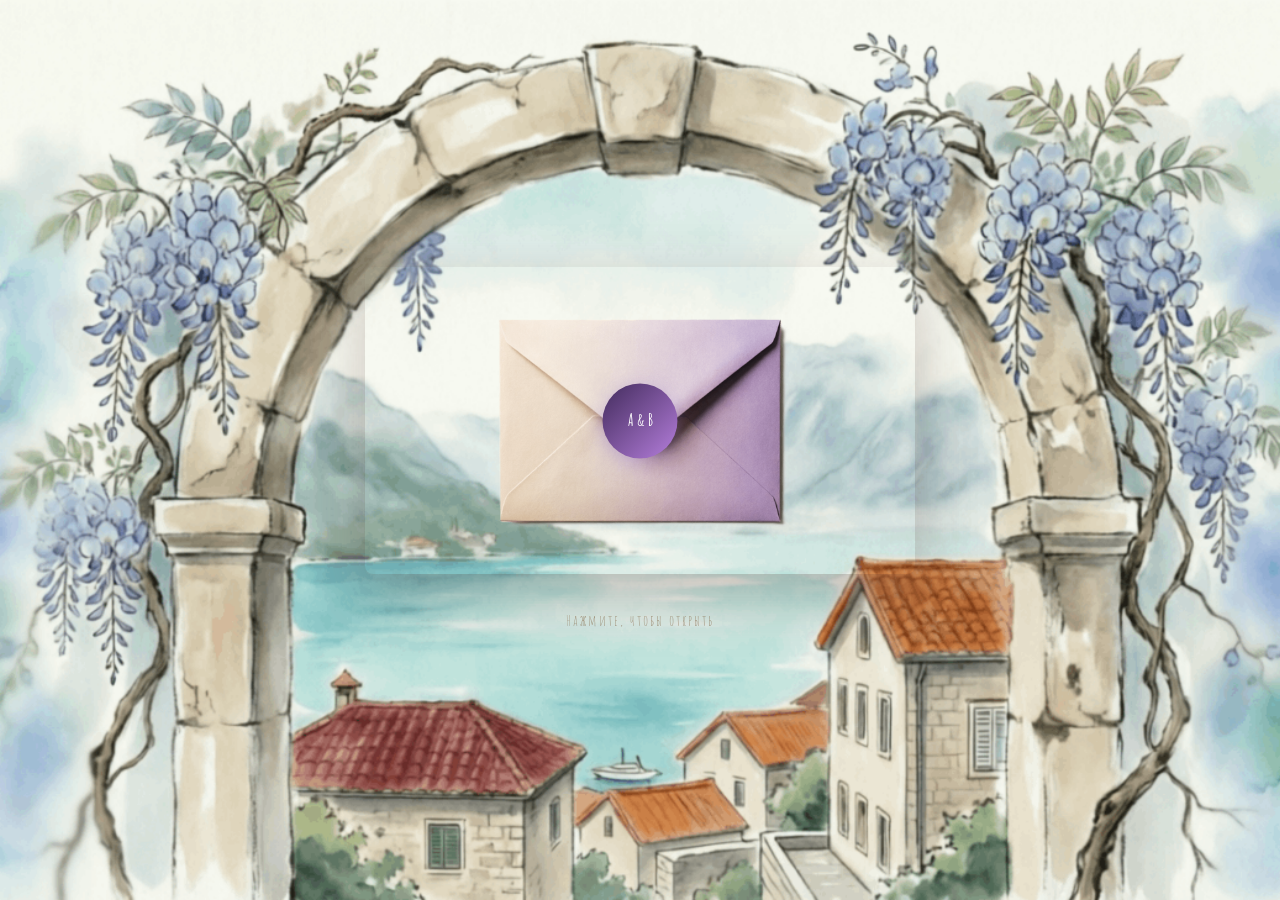
<file: index.html>
<!DOCTYPE html>
<html lang="ru">
<head>
    <meta charset="UTF-8">
    <meta name="viewport" content="width=device-width, initial-scale=1.0">
    <title>Анастасия & Вадим — Приглашение на банкет</title>
    

        <!-- 🔥 OPEN GRAPH META-ТЕГИ (для превью ссылки) -->
    <meta property="og:title" content="Анастасия & Вадим — Приглашение ✨">
    <meta property="og:description" content="12 сентября 2026 • Дача Шаляпина">
    <meta property="og:image" content="https://chestaci.github.io/va-love-is-in-the-air/images/preview-image.jpg">
    <meta property="og:image:width" content="1200">
    <meta property="og:image:height" content="630">
    <meta property="og:url" content="https://chestaci.github.io/va-love-is-in-the-air/">
    <meta property="og:type" content="website">
    <meta property="og:site_name" content="Анастасия & Вадим">
    
    <!-- Для Telegram -->
    <meta name="twitter:card" content="summary_large_image">
    <meta property="og:title" content="Анастасия & Вадим — Приглашение">
    <meta property="og:description" content="12 сентября 2026 • Дача Шаляпина">
    <meta property="twitter:image" content="https://chestaci.github.io/va-love-is-in-the-air/images/preview-image.jpg">
    <meta property="og:image:width" content="1200">
    <meta property="og:image:height" content="630">



    <!-- Шрифты -->
    <link rel="preconnect" href="https://fonts.googleapis.com">
    <link rel="preconnect" href="https://fonts.gstatic.com" crossorigin>
    <link href="https://fonts.googleapis.com/css2?family=Amatic SC:wght@400;700&family=Comfortaa:wght@300;400;500;700&display=swap" rel="stylesheet">
    
    <!-- Иконки -->
    <link rel="stylesheet" href="https://cdnjs.cloudflare.com/ajax/libs/font-awesome/6.2.0/css/all.min.css">
    
    <!-- Стили -->
    <link rel="stylesheet" href="css/main.css">
    
    <style>
        /* Специально для страницы конверта — блокируем скролл */
        html, body {
            margin: 0 !important;
            padding: 0 !important;
            overflow: hidden !important;
            height: 100%;
        }
    </style>
</head>
<body>

    <!-- 🔥 КОНВЕРТ -->
    <div class="envelope-overlay" id="envelopeOverlay">
        <div class="envelope-wrapper" id="envelopeWrapper">
            <img src="./images/envelope/envelope-closed.png" alt="Конверт" class="envelope-img" id="envelopeClosed">
            <img src="./images/envelope/envelope-open.png" alt="Открытый конверт" class="envelope-img envelope-open" id="envelopeOpen">
            <div class="envelope-seal pulse" id="envelopeSeal">
                <span>А & В</span>
            </div>
        </div>
        <div class="envelope-hint" id="envelopeHint">Нажмите, чтобы открыть</div>
        
        <!-- Карточка-приглашение, которая появляется внутри конверта -->
        <div class="invitation-card" id="invitationCard">
            <img src="./images/envelope/invitation-picture.png" alt="Приглашение" class="invitation-picture">
            <button class="btn-continue" id="btnContinue">Узнать подробнее</button>
        </div>
    </div>

    <!-- Скрипты -->
    <script src="js/script.js"></script>
</body>
</html>
</file>
<file: css/main.css>
/* ============================================
   ПЕРЕМЕННЫЕ
   ============================================ */
:root {
    --bg: #F5F0E8;
    --text: #5D4037;
    --primary: #422b5c;
    --secondary: #B57EDC;

--heading: 'Amatic SC', cursive;
--body: 'Comfortaa', cursive;
    --glass-bg: rgba(255, 255, 255, 0.1);
    --glass-border: 1px solid rgba(255, 255, 255, 0.3);
    --glass-shadow: 0 10px 40px rgba(93, 64, 55, 0.12);
    --glass-blur: blur(14px);
    
    /* ============================================
       🎨 ТИПОГРАФИКА — МЕНЯЙТЕ ЗДЕСЬ, И ВСЁ ОБНОВИТСЯ
       ============================================ */
    --heading-color: #422b5c;      /* Черничный — для заголовков секций */
    --subheading-color: #55357a;   /* Оливковый — для подзаголовков */
    --body-color: #3E2723;         /* Тёмно-шоколадный — для основного текста */
    
    --heading-size: 42px;          /* Размер заголовков секций */
    --subheading-size: 20px;       /* Размер подзаголовков */
    --body-size: 12px;             /* Размер основного текста */
}

* { margin: 0; padding: 0; box-sizing: border-box; }
html { scroll-behavior: smooth; }
body {
    font-family: var(--body);
    color: var(--text);
    background: var(--bg);
    line-height: 1.6;
    overflow-x: hidden;
}
img { max-width: 100%; height: auto; display: block; }

/* ============================================
   НАВИГАЦИЯ
   ============================================ */
.nav-menu {
    position: fixed;
    top: 0; left: 0; width: 100%;
    background: rgba(245, 240, 232, 0.97);
    backdrop-filter: blur(10px);
    padding: 5px 0; z-index: 1000;
    box-shadow: 0 2px 10px rgba(0,0,0,0.05);
}
.nav-container {
    max-width: 1200px; margin: 0 auto; padding: 0 30px;
    display: flex; justify-content: space-between; align-items: center;
}
.nav-logo { font-family: var(--heading); font-size: 20px; font-weight: 700; color: var(--text); }
.nav-links { display: flex; list-style: none; gap: 25px; }
.nav-links a { font-family: var(--heading); font-size: 18px; padding: 8px 5px !important; color: var(--text); text-decoration: none; transition: color 0.3s; }
.nav-links a:hover { color: var(--primary); }
.mobile-menu-toggle { display: none; background: none; border: none; cursor: pointer; padding: 8px; }
.hamburger { display: block; width: 24px; height: 2px; background: var(--text); position: relative; }
.hamburger::before, .hamburger::after { content: ''; position: absolute; width: 24px; height: 2px; background: var(--text); }
.hamburger::before { top: -7px; } .hamburger::after { top: 7px; }
.nav-logo-img {
    height: 65px;
    width: auto;
    display: block;
    object-fit: contain;
}

/* ============================================
   СЕКЦИИ & ФОН
   ============================================ */
.section { 
    position: relative; 
    min-height: 100vh; 
    padding: 120px 30px 60px; 
    overflow: hidden;
}
.section-overlay { 
    position: absolute; 
    inset: 0; 
    background: rgba(245, 240, 232, 0.3); 
    z-index: 1; 
}
.section-content { 
    position: relative; 
    z-index: 2; 
    max-width: 1200px; 
    margin: 0 auto; 
}
.section-bg-parallax {
    position: absolute; 
    inset: 0;
    background-size: cover; 
    background-repeat: no-repeat; 
    background-attachment: fixed; 
    background-position: center; 
    opacity: 0.9;
    z-index: 0;
    -webkit-mask-image: linear-gradient(to bottom, transparent 0%, black 15%, black 85%, transparent 100%);
    mask-image: linear-gradient(to bottom, transparent 0%, black 15%, black 85%, transparent 100%);
}

.hero {
    position: relative;
    min-height: 100vh;
    display: flex;
    align-items: center;
    justify-content: center;
    transition: opacity 0.8s ease;
}
.hero.bg-faded { opacity: 0.25; }

.perast-bg { background-image: url('../images/perast-bg.jpg'); opacity: 0.42; }
.bg-story { background-image: url('../images/bg-story.jpg'); opacity: 0.42;}
.bg-program { background-image: url('../images/bg-program.jpg'); opacity: 0.42;}
.bg-footer { 
    background-image: url('../images/bg-footer.jpg');
    -webkit-mask-image: none !important; 
    mask-image: none !important; 
}
#rsvp .bg-footer {
    -webkit-mask-image: linear-gradient(to bottom, transparent 0%, black 15%) !important;
    mask-image: linear-gradient(to bottom, transparent 0%, black 15%) !important;
}
.cta-gallery .bg-footer {
    -webkit-mask-image: linear-gradient(to bottom, black 85%, transparent 100%) !important;
    mask-image: linear-gradient(to bottom, black 85%, transparent 100%) !important;
}
#songRequest .bg-footer { 
    -webkit-mask-image: none !important; 
    mask-image: none !important; 
}

/* ============================================
   ЗАГОЛОВКИ & КНОПКИ
   ============================================ */
.section-title { 
    font-family: var(--heading); 
    font-style: italic; 
    font-size: 33px; 
    color: var(--text); 
    text-align: center; 
    margin-bottom: 40px; 
}
.section-subtitle { 
    text-align: center; 
    font-size: 17px; 
    opacity: 0.8; 
    margin-bottom: 30px; 
}

.btn {
    display: inline-block;
    padding: 15px 40px;
    background: linear-gradient(135deg, rgba(36, 44, 2, 0.5), rgba(227, 184, 184, 0.55));
    color: var(--text);
    text-decoration: none;
    border-radius: 30px;
    font-family: var(--heading);
    font-size: 16px;
    border: none;
    cursor: pointer;
    transition: all 0.3s;
    box-shadow: 0 4px 15px rgba(155,126,209,0.3);
}
.btn:hover { 
    transform: translateY(-2px); 
    box-shadow: 0 6px 20px rgba(227, 184, 184, 0.55); 
}

/* ============================================
   КОНВЕРТ
   ============================================ */
.envelope-overlay {
    position: fixed;
    inset: 0;
    background: url('../images/envelope/envelope-bg.png') center/cover no-repeat;
    z-index: 10000;
    display: flex;
    align-items: center;
    justify-content: center;
    flex-direction: column;
    opacity: 1;
    visibility: visible;
    transition: opacity 1s, visibility 1s;
}
.envelope-overlay.hidden { 
    opacity: 0; 
    visibility: hidden; 
    pointer-events: none; 
}
.envelope-wrapper { 
    position: relative; 
    cursor: pointer; 
    animation: gentleFloat 4s ease-in-out infinite; 
}
.envelope-img { 
    width: 550px; 
    max-width: 90vw; 
    border-radius: 8px; 
    box-shadow: 0 20px 60px rgba(93,64,55,0.3); 
    transition: opacity 0.6s, transform 0.6s; 
}
.envelope-open { 
    position: absolute; 
    top: 0; 
    left: 0; 
    opacity: 0; 
    visibility: hidden; 
    transform: scale(0.96); 
}
.envelope-open.show { 
    opacity: 1; 
    visibility: visible; 
    transform: scale(1); 
}
.envelope-img.hide { 
    opacity: 0; 
    visibility: hidden; 
    transform: scale(0.96); 
}
.envelope-seal {
    position: absolute; 
    top: 50%; 
    left: 50%; 
    transform: translate(-50%, -50%);
    width: 75px; 
    height: 75px; 
    background: linear-gradient(135deg, var(--primary), var(--secondary));
    border-radius: 50%; 
    display: flex; 
    align-items: center; 
    justify-content: center;
    box-shadow: 0 5px 20px rgba(155,126,209,0.5); 
    z-index: 10; 
    transition: all 0.3s;
}
.envelope-seal span { 
    font-family: var(--heading); 
    font-size: 16px; 
    color: white; 
    font-weight: 700; 
}
.envelope-seal.pulse { 
    animation: sealPulse 2s ease-in-out infinite; 
}
.envelope-seal.hide { 
    opacity: 0; 
    visibility: hidden; 
    transform: translate(-50%, -50%) scale(0.5); 
}
.envelope-hint {
    margin-top: 35px; 
    font-family: var(--heading); 
    font-size: 15px; 
    color: #8B7355;
    letter-spacing: 2px; 
    opacity: 0.7; 
    animation: fadeInBounce 2s ease-in-out infinite; 
    text-align: center;
}
.envelope-hint.hide { opacity: 0; }
.invitation-card {
    position: absolute; 
    top: 50%; 
    left: 50%; 
    transform: translate(-50%, -50%) scale(0.9);
    width: 90%; 
    max-width: 480px; 
    background: var(--glass-bg);
    backdrop-filter: var(--glass-blur);
    border: var(--glass-border);
    box-shadow: var(--glass-shadow);
    padding: 40px 30px;
    border-radius: 12px; 
    opacity: 0; 
    visibility: hidden; 
    transition: all 0.6s ease; 
    z-index: 20; 
    text-align: center;
}
.invitation-card.show { 
    opacity: 1; 
    visibility: visible; 
    transform: translate(-50%, -60%) scale(1); 
}
.invitation-picture { 
    max-width: 400px; 
    width: 100%; 
    border-radius: 8px; 
    margin: 0 auto 25px; 
}
.btn-continue {
    padding: 16px 45px; 
    background: linear-gradient(135deg, rgba(36, 44, 2, 0.5), rgba(227, 184, 184, 0.55));
    color: var(--primary); 
    border: none; 
    border-radius: 30px; 
    font-family: var(--heading); 
    font-size: 17px;
    cursor: pointer; 
    transition: all 0.3s; 
    box-shadow: 0 4px 15px rgba(155,126,209,0.3);
}
.btn-continue:hover { 
    transform: translateY(-2px); 
    box-shadow: 0 6px 20px rgba(227, 184, 184, 0.55); 
}

@keyframes gentleFloat { 
    0%, 100% { transform: translateY(0); } 
    50% { transform: translateY(-15px); } 
}
@keyframes sealPulse { 
    0%, 100% { transform: translate(-50%, -50%) scale(1); } 
    50% { transform: translate(-50%, -50%) scale(1.1); } 
}
@keyframes fadeInBounce { 
    0%, 100% { opacity: 0.4; } 
    50% { opacity: 1; } 
}

/* ============================================
   ГЛАВНЫЙ ЭКРАН
   ============================================ */
.hero-content { 
    position: relative; 
    z-index: 2; 
    padding: 60px 30px; 
    text-align: center; 
}
.hero h1 { 
    font-family: var(--heading); 
    font-size: 63px; 
    font-weight: 400; 
    margin-bottom: 15px; 
    text-shadow: 0.5px 0 0 currentColor, -0.5px 0 0 currentColor;
}
.date { 
    font-family: var(--heading); 
    font-size: 26px; 
    letter-spacing: 3px; 
    margin-bottom: 8px; 
}
.location-subtitle { 
    font-size: 17px; 
    opacity: 0.8; 
    margin-bottom: 35px; 
}

/* ============================================
   ТАЙМЕР ОБРАТНОГО ОТСЧЕТА
   ============================================ */
.hero-countdown {
    display: flex;
    justify-content: center;
    align-items: center;
    gap: 40px;
    margin-top: 50px;
    padding: 0 20px;
}
.countdown-item {
    display: flex;
    flex-direction: column;
    align-items: center;
    text-align: center;
}
.countdown-value {
    font-family: var(--heading);
    font-size: 56px;
    font-weight: 700;
    color: var(--text);
    line-height: 1;
    min-width: 80px;
    letter-spacing: 2px;
}
.countdown-label {
    font-family: var(--body);
    font-size: 14px;
    color: var(--text);
    margin-top: 8px;
    text-transform: lowercase;
    opacity: 0.8;
    letter-spacing: 1px;
}

/* ============================================
   НАША ИСТОРИЯ
   ============================================ */
.story-timeline {
    position: relative;
    max-width: 1100px;
    margin: 0 auto;
    padding-bottom: 60px !important;
    overflow: visible !important;
}
.story-timeline::before {
    content: '';
    position: absolute;
    left: 50%;
    top: 0;
    bottom: -40px !important;
    width: 3px;
    background: linear-gradient(to bottom,
        rgba(107, 117, 66, 0.1) 0%,
        rgba(107, 78, 113, 0.6) 15%,
        rgba(181, 126, 220, 0.6) 85%,
        rgba(227, 184, 184, 0.1) 100%
    );
    transform: translateX(-50%);
    z-index: 1;
    border-radius: 2px;
}
.story-item {
    display: flex; 
    align-items: center; 
    justify-content: center; 
    gap: 5px;
    margin-bottom: 70px; 
    opacity: 0; 
    transform: translateY(60px);
    transition: all 1s cubic-bezier(0.4, 0, 0.2, 1); 
    position: relative;
    z-index: 10 !important;
}
.story-item.revealed { 
    opacity: 1; 
    transform: translateY(0); 
}
.story-item:nth-child(1).revealed { transition-delay: 0.1s; }
.story-item:nth-child(2).revealed { transition-delay: 0.25s; }
.story-item:nth-child(3).revealed { transition-delay: 0.4s; }
.story-item:nth-child(4).revealed { transition-delay: 0.55s; }
.story-item:nth-child(5).revealed { transition-delay: 0.7s; }
.story-item:nth-child(6).revealed { transition-delay: 0.85s; }
.story-item:last-child { 
    margin-bottom: 0 !important; 
}
.story-item:nth-child(even) { 
    flex-direction: row-reverse; 
}
.story-item::after {
    content: '❤';
    position: absolute;
    left: 50%;
    top: 50%;
    transform: translate(-50%, -50%);
    font-size: 28px;
    color: var(--primary);
    background: transparent !important;
    padding: 0 !important;
    border-radius: 0 !important;
    border: none !important;
    z-index: 100 !important;
    animation: pulseHeart 2s ease-in-out infinite !important;
    filter: drop-shadow(0 3px 8px rgba(155,126,209,0.6));
}

@keyframes pulseHeart {
    0%, 100% { transform: translate(-50%, -50%) scale(1); }
    50% { transform: translate(-50%, -50%) scale(1.3); }
}

.story-image, .story-content { 
    flex: 1; 
    max-width: 500px; 
    z-index: 2; 
}
.story-image .image-wrapper {
    width: 150px; 
    height: 150px; 
    border-radius: 50%;
    border: 1px solid rgba(22, 11, 43, 0.589); 
    box-shadow: 0 15px 50px rgba(93,64,55,0.2);
    background: linear-gradient(135deg, rgba(36, 44, 2, 0.3), rgba(227, 184, 184, 0.35)) !important;
    margin: 0 auto; 
    backdrop-filter: var(--glass-blur);
}
.story-image img { 
    width: 100%; 
    height: 100%; 
    object-fit: cover; 
    transition: transform 0.5s; 
}
.story-image:hover img { 
    transform: scale(1.2); 
}
.story-content {
    padding: 30px;
    border-radius: 16px;
    background: var(--glass-bg);
    backdrop-filter: var(--glass-blur);
    border: var(--glass-border);
    box-shadow: var(--glass-shadow);
}
.story-date {
    font-family: var(--heading); 
    font-size: 18px; 
    color: #6B4E71;
    font-weight: 700; 
    margin-bottom: 15px; 
    display: inline-block;
    padding-bottom: 10px; 
    border-bottom: 2px solid #6B4E71;
}
.story-content h3 { 
    font-family: var(--heading); 
    font-size: 16px; 
    margin-bottom: 15px; 
    line-height: 1.3; 
}
.story-content p { 
    font-size: 13px; 
    line-height: 1.8; 
    opacity: 0.9; 
}

/* ============================================
   МЕСТО ПРОВЕДЕНИЯ
   ============================================ */
.location-wrapper {
    display: grid;
    grid-template-columns: 1.1fr 0.9fr;
    gap: 35px;
    max-width: 1150px;
    margin: 40px auto 0;
    align-items: center;
}
.location-video {
    border-radius: 20px;
    overflow: hidden;
}
.venue-video {
    width: 100%;
    display: block;
    aspect-ratio: 16/9;
    object-fit: cover;
}
.location-info {
    display: flex;
    flex-direction: column;
    gap: 14px;
}
.location-card {
    display: flex;
    align-items: flex-start;
    gap: 14px;
    padding: 18px 22px;
    background: linear-gradient(135deg, rgba(36, 44, 2, 0.3), rgba(227, 184, 184, 0.35)) !important;
    backdrop-filter: blur(10px);
    -webkit-backdrop-filter: blur(10px);
    border: 1px solid rgba(255, 255, 255, 0.2);
    border-radius: 16px;
    transition: all 0.3s ease;
}
.location-card:hover {
    transform: translateY(-4px);
    box-shadow: 0 10px 30px rgba(93, 64, 55, 0.2);
}
.location-card h4 {
    font-family: var(--heading);
    font-size: 17px;
    font-weight: 600;
    color: var(--primary) !important;
    margin: 0 0 5px;
}
.location-card p {
    font-size: 14px; 
    line-height: 1.5; 
    color: var(--text) !important; 
    margin: 0 0 6px;
    opacity: 0.95;
}
.card-icon { 
    width: 60px; 
    height: 60px; 
    line-height: 1.2; 
    flex-shrink: 0; 
    margin-top: 3px; 
}
.card-content strong { 
    color: var(--primary); 
    font-weight: 700; 
}
.map-link {
    display: inline-flex;
    align-items: center;
    gap: 6px;
    font-size: 13px;
    font-weight: 600;
    text-decoration: none;
    padding: 7px 14px;
    background: rgba(107, 117, 66, 0.15);
    color: #6B4E71;
    border-radius: 18px;
    transition: all 0.3s ease;
}
.map-link:hover { 
    background: #4c5330; 
    color: #fff; 
    transform: translateY(-1px); 
}

/* ============================================
   АТМОСФЕРА И НАПИТКИ
   ============================================ */
.location-features {
    max-width: 1150px;
    margin: 50px auto 0;
    text-align: center;
}
.features-title {
    font-family: var(--heading);
    font-size: 28px;
    color: var(--text);
    margin-bottom: 30px;
    font-weight: 600;
}
.features-grid {
    display: grid;
    grid-template-columns: repeat(2, 1fr);
    gap: 20px;
}
.feature-card {
    padding: 28px 24px;
    background: linear-gradient(135deg, rgba(36, 44, 2, 0.42), rgba(227, 184, 184, 0.6)) !important;
    backdrop-filter: blur(10px);
    -webkit-backdrop-filter: blur(10px);
    border: 1px solid rgba(255, 255, 255, 0.2);
    border-radius: 16px;
    text-align: center !important;
    transition: transform 0.3s ease, box-shadow 0.3s ease;
}
.feature-card:hover {
    transform: translateY(-4px);
    box-shadow: 0 10px 30px rgba(93, 64, 55, 0.2);
}
.feature-card h4 {
    font-family: var(--heading);
    font-size: 20px;
    color: var(--primary) !important;
    margin-bottom: 10px;
    font-weight: 600;
    text-align: center !important;
}
.feature-card p { 
    font-size: 13px; 
    line-height: 1.6; 
    color: var(--text) !important; 
    opacity: 0.95;
    margin: 0; 
}
.feature-icon { 
    width: 150px; 
    height: 150px; 
    margin: 0 auto 12px !important; 
    line-height: 1;
    display: block !important;
}

/* ============================================
   ПРОГРАММА ВЕЧЕРА
   ============================================ */
.vertical-timeline { 
    max-width: 750px; 
    margin: 0 auto; 
    position: relative; 
    padding-left: 25px; 
}
.vertical-timeline::before {
    content: ''; 
    position: absolute; 
    left: 20px; 
    top: 0; 
    bottom: 0;
    width: 3px; 
    background: linear-gradient(to bottom, var(--primary), var(--secondary));
    opacity: 0.3; 
    border-radius: 3px;
}
.timeline-item {
    margin-bottom: 35px; 
    opacity: 0; 
    transform: translateX(-40px) scale(0.95);
    transition: all 1.2s cubic-bezier(0.4, 0, 0.2, 1); 
    position: relative;
}
.timeline-item.revealed { 
    opacity: 1; 
    transform: translateX(0) scale(1); 
}
.timeline-item:nth-child(1).revealed { transition-delay: 0.15s; }
.timeline-item:nth-child(2).revealed { transition-delay: 0.3s; }
.timeline-item:nth-child(3).revealed { transition-delay: 0.45s; }
.timeline-item:nth-child(4).revealed { transition-delay: 0.6s; }
.timeline-item:nth-child(5).revealed { transition-delay: 0.75s; }
.timeline-item:nth-child(6).revealed { transition-delay: 0.9s; }
.timeline-item:nth-child(7).revealed { transition-delay: 1.05s; }
.timeline-item:nth-child(8).revealed { transition-delay: 1.2s; }
.timeline-item::before {
    content: ''; 
    position: absolute; 
    left: -18px; 
    top: 25px;
    width: 18px; 
    height: 18px; 
    background: linear-gradient(135deg, #6B7542, #E3B8B8);
    border-radius: 50%; 
    border: 4px solid var(--bg); 
    box-shadow: 0 0 0 4px rgba(107, 117, 66, 0.2);
    z-index: 2; 
    animation: pulseDot 2s ease-in-out infinite;
}

@keyframes pulseDot { 
    0%, 100% { transform: scale(1); opacity: 1; } 
    50% { transform: scale(1.2); opacity: 0.8; } 
}

.event-wrapper {
    display: flex; 
    align-items: flex-start; 
    gap: 22px;
    padding: 25px;
    border-radius: 16px;
    background: var(--glass-bg);
    backdrop-filter: var(--glass-blur);
    -webkit-backdrop-filter: var(--glass-blur);
    border: var(--glass-border);
    box-shadow: var(--glass-shadow);
    transition: transform 0.3s, box-shadow 0.3s;
}
.event-wrapper:hover { 
    transform: translateY(-4px); 
    box-shadow: 0 14px 45px rgba(93, 64, 55, 0.18); 
}
.event-icon { 
    width: 55px; 
    height: 55px; 
    flex-shrink: 0; 
    filter: drop-shadow(0 2px 8px rgba(155,126,209,0.3)); 
}
.event-content h3 { 
    font-family: var(--heading); 
    font-size: 21px; 
    margin-bottom: 10px; 
}
.event-content p { 
    font-size: 15px; 
    opacity: 0.85; 
    line-height: 1.7; 
}
.program-subtitle {
    text-align: center !important;
    font-family: var(--heading) !important;
    font-size: 20px !important;
    font-style: italic !important;
    color: var(--text) !important;
    opacity: 0.8 !important;
    margin: -30px auto 30px !important;
    max-width: 700px;
    line-height: 1.5 !important;
}

/* ============================================
   ВАЖНЫЕ ДЕТАЛИ
   ============================================ */
.gifts-container {
    display: grid;
    grid-template-columns: 1fr 1fr;
    gap: 40px;
    align-items: stretch !important;
    max-width: 1000px;
    margin: 0 auto;
}
.gifts-text { 
    padding: 15px;
    display: flex !important;
    flex-direction: column !important;
    justify-content: flex-start !important;
    align-items: stretch !important;
    gap: 18px !important;
    height: 100% !important;
}
.gifts-intro-centered {
    font-family: var(--heading);
    font-size: 15px;
    color: var(--primary);
    margin: 25px auto 35px !important;
    font-weight: 600;
    text-align: center;
    max-width: 700px;
    line-height: 1.5;
}
.info-block {
    margin-top: 0 !important;
    padding: 22px 24px;
    background: linear-gradient(135deg, rgba(36, 44, 2, 0.3), rgba(227, 184, 184, 0.35)) !important;
    backdrop-filter: blur(10px);
    -webkit-backdrop-filter: blur(10px);
    border: 1px solid rgba(255, 255, 255, 0.2);
    border-radius: 16px;
    transition: transform 0.3s ease, box-shadow 0.3s ease;
}
.info-block:hover {
    transform: translateX(5px);
    box-shadow: 0 14px 45px rgba(93, 64, 55, 0.18);
}
.info-block-title {
    text-align: center;
    font-family: var(--heading);
    font-size: 15px;
    color: var(--primary) !important;
    margin-bottom: 12px;
    font-weight: 600;
}
.info-block-text { 
    font-size: 15px; 
    line-height: 1.7; 
    margin-bottom: 0; 
    opacity: 0.95;
}

#gifts .section-title { 
    margin-bottom: 25px !important; 
}

/* ============================================
   ПАЛИТРА БУКЕТА
   ============================================ */
.bouquet-wrapper {
    display: flex;
    flex-direction: column;
    align-items: center;
    justify-content: center;
    width: 100%;
    max-width: 600px;
    margin: 0 auto;
    text-align: center;
}
.bouquet-wrapper .gifts-image {
    width: 100%;
    max-width: 420px !important;
    margin: 0 auto;
    display: flex;
    justify-content: center;
    align-items: center;
}
.bouquet-wrapper .gifts-image img {
    max-width: 100%;
    height: auto;
}
.bouquet-wrapper .bouquet-hint {
    margin-top: 18px;
    width: 100%;
    max-width: 500px;
}

.gifts-image {
    position: relative;
    display: inline-block;
    width: 100%;
    max-width: 600px;
    margin: 0 auto;
    -webkit-tap-highlight-color: transparent;
    touch-action: manipulation;
}
.wc-bouquet-bg { 
    width: 100%; 
    height: auto; 
    display: block; 
    -webkit-user-drag: none; 
}
.wc-bouquet-bubble {
    position: absolute;
    height: auto;
    cursor: pointer;
    transition: transform 0.4s cubic-bezier(0.34, 1.56, 0.64, 1), filter 0.3s ease;
    z-index: 1;
    filter: drop-shadow(0 2px 4px rgba(0,0,0,0.1));
    transform: translate(-50%, -50%);
    user-select: none;
    will-change: transform;
    -webkit-user-drag: none;
}
.wc-bouquet-bubble:hover, .wc-bouquet-bubble.active {
    transform: translate(-50%, -50%) scale(1.25);
    z-index: 10;
    filter: drop-shadow(0 8px 16px rgba(0,0,0,0.25));
}
.wc-bouquet-bubble::after {
    content: attr(data-name) "\A" attr(data-code);
    white-space: pre;
    position: absolute;
    top: calc(100% - 20px);
    left: 50%;
    transform: translate(-50%, 20%);
    background: var(--c, rgba(255, 255, 255, 0.507));
    color: var(--text,#222);
    padding: 10px 18px;
    border-radius: 8px;
    font-size: 15px;
    font-family: Georgia, 'Times New Roman', serif;
    text-align: center;
    line-height: 1.5;
    letter-spacing: 0.5px;
    opacity: 0;
    visibility: hidden;
    transition: opacity 0.3s ease, visibility 0.3s ease;
    pointer-events: none;
    box-shadow: 0 6px 20px rgba(0,0,0,0.12);
    border: 1px solid rgba(0,0,0,0.05);
    min-width: 130px;
}
.wc-bouquet-bubble:hover::after, .wc-bouquet-bubble.active::after { 
    opacity: 1; 
    visibility: visible; 
}

.bouquet-hint {
    max-width: 600px;
    margin: 18px auto 0;
    padding: 12px 22px;
    background: rgba(255, 255, 255, 0.3);
    backdrop-filter: blur(14px);
    -webkit-backdrop-filter: blur(14px);
    border: 1px solid rgba(255, 255, 255, 0.3);
    border-radius: 30px;
    text-align: center;
    font-family: var(--body);
    font-size: 11px;
    color: var(--primary);
    font-style: italic;
    box-shadow: 0 4px 15px rgba(93, 64, 55, 0.08);
    display: flex;
    align-items: center;
    justify-content: center;
    gap: 8px;
    animation: hintPulse 3s ease-in-out infinite;
}
.bouquet-hint-icon {
    font-size: 18px;
    font-style: normal;
    filter: drop-shadow(0 2px 4px rgba(155, 126, 209, 0.4));
}

@keyframes hintPulse {
    0%, 100% { opacity: 0.85; transform: scale(1); }
    50% { opacity: 1; transform: scale(1.02); }
}

/* ============================================
   RSVP ФОРМА
   ============================================ */
.rsvp-form { 
    max-width: 680px; 
    margin: 0 auto; 
}
.form-card {
    padding: 40px 38px;
    border-radius: 20px;
    background: rgba(255, 255, 255, 0.3) !important;
    backdrop-filter: blur(14px) !important;
    -webkit-backdrop-filter: blur(14px) !important;
    border: 1px solid rgba(255, 255, 255, 0.3) !important;
    border-top: none !important;
    border-radius: 0 0 20px 20px !important;
    box-shadow: 0 10px 40px rgba(93, 64, 55, 0.12) !important;
}
.form-group { 
    margin-bottom: 22px; 
}
.form-group label { 
    display: block; 
    font-family: var(--heading); 
    font-size: 15px; 
    font-weight: 700; 
    margin-bottom: 10px; 
    color: var(--primary); 
}
.form-group input[type="text"], .form-group select, .form-group textarea {
    width: 100%; 
    padding: 13px 16px; 
    border: 1.5px solid rgba(93,64,55,0.2); 
    border-radius: 10px;
    font-family: var(--body); 
    font-size: 15px; 
    background: rgba(255,255,255,0.85); 
    transition: all 0.3s;
}
.form-group input:focus, .form-group select:focus, .form-group textarea:focus {
    outline: none; 
    border-color: var(--primary); 
    box-shadow: 0 0 0 4px rgba(155,126,209,0.1);
}
.form-success {
    display: none; 
    text-align: center; 
    padding: 25px;
    background: var(--glass-bg);
    backdrop-filter: var(--glass-blur);
    -webkit-backdrop-filter: var(--glass-blur);
    border: var(--glass-border);
    border-radius: 16px;
    margin-top: 20px;
    font-family: var(--heading); 
    font-size: 20px; 
    color: var(--primary);
    box-shadow: var(--glass-shadow);
}
.checkbox-group { 
    display: flex; 
    flex-direction: column; 
    gap: 8px; 
    margin-top: 8px; 
}
.checkbox-label {
    display: flex; 
    align-items: center; 
    gap: 12px; 
    cursor: pointer;
    font-size: 15px; 
    user-select: none; 
    padding: 6px 10px; 
    border-radius: 8px;
    transition: background 0.2s;
}
.checkbox-label:hover { 
    background: rgba(155,126,209,0.08); 
}
.checkbox-label input[type="checkbox"] { 
    width: 20px; 
    height: 20px; 
    accent-color: var(--primary); 
    cursor: pointer; 
    flex-shrink: 0; 
}


/* ============================================
   CTA: МИНУТКА НОСТАЛЬГИИ
   ============================================ */
.cta-gallery {
    text-align: center;
    padding: 150px 20px 50px !important;
    min-height: auto;
}
.cta-container {
    max-width: 720px;
    margin: 0 auto;
    position: relative;
    z-index: 2;
    padding: 40px 38px !important;
    border-radius: 20px !important;
    background: rgba(255, 255, 255, 0.3) !important;
    backdrop-filter: blur(14px) !important;
    -webkit-backdrop-filter: blur(14px) !important;
    border: 1px solid rgba(255, 255, 255, 0.3) !important;
    text-align: center;
    box-shadow: 0 10px 40px rgba(93, 64, 55, 0.12) !important;
}
.cta-container::before {
    display: none !important;
}
.cta-title {
    font-family: var(--heading);
    font-size: 26px;
    font-style: italic;
    margin-bottom: 18px;
    font-weight: 700;
}
.cta-text {
    font-size: 16px;
    line-height: 1.7;
    color: var(--text);
    opacity: 0.9;
    margin-bottom: 28px;
}
.cta-btn {
    font-size: 16px;
    padding: 15px 38px;
}

/* ============================================
   ПАРАЛЛАКС-ГАЛЕРЕЯ
   ============================================ */
.parallax-gallery-section {
    position: relative;
    overflow: hidden;
    padding: 50px 0 80px;
    min-height: auto;
    background: var(--bg);
}
.parallax-gallery {
    position: relative;
    width: 100%;
    max-width: 1600px;
    margin: 0 auto;
    padding: 20px 0;
    mask-image: linear-gradient(to right, transparent 0%, black 15%, black 85%, transparent 100%);
    -webkit-mask-image: linear-gradient(to right, transparent 0%, black 15%, black 85%, transparent 100%);
}
.parallax-layer {
    display: flex; 
    gap: 16px; 
    padding: 4px 0;
    position: relative; 
    will-change: transform;
    flex-wrap: nowrap; 
    overflow: visible;
}
.parallax-img {
    flex-shrink: 0; 
    width: auto; 
    height: 280px;
    object-fit: cover; 
    object-position: center;
    border-radius: 12px;
    box-shadow: 0 6px 25px rgba(93,64,55,0.15);
    transition: transform 0.3s ease, box-shadow 0.3s ease;
}
.parallax-img:hover { 
    transform: scale(1.03); 
    box-shadow: 0 10px 35px rgba(93,64,55,0.25); 
}
.layer-1 .parallax-img { height: 280px; }
.layer-2 .parallax-img { height: 320px; }
.layer-3 .parallax-img { height: 300px; }

/* ============================================
   ИГРА
   ============================================ */
.game-container { 
    display: flex; 
    flex-direction: column; 
    align-items: center; 
    gap: 10px; 
    position: relative !important;
    margin-top: 0 !important;
    padding-top: 0 !important;
}
#gameCanvas { 
    background: #ffeef2; 
    border-radius: 12px; 
    max-width: 100%; 
    touch-action: none; 
}
#gameStart {
    position: absolute !important; 
    top: 50% !important; 
    left: 50% !important;
    transform: translate(-50%, -50%) !important; 
    z-index: 60 !important;
    background: linear-gradient(135deg, rgba(36, 44, 2, 0.5), rgba(227, 184, 184, 0.55)) !important;
    color: var(--text) !important; 
    border: 2px solid rgba(255,255,255,0.25) !important;
    padding: 14px 36px !important; 
    font-family: var(--heading) !important;
    font-size: 17px !important; 
    border-radius: 30px !important; 
    cursor: pointer;
    margin: 0 !important; 
    white-space: nowrap;
    box-shadow: 0 8px 30px rgba(52, 10, 131, 0.55) !important;
    transition: all 0.25s ease !important; 
    backdrop-filter: blur(4px);
}
#gameStart:hover {
    background: linear-gradient(135deg, #25055e, #1a033d) !important;
    transform: translate(-50%, -50%) scale(1.06) !important;
    box-shadow: 0 12px 40px rgba(227, 184, 184, 0.55) !important;
}
#gameStart:active { 
    transform: translate(-50%, -50%) scale(0.96) !important; 
}
#gameStart[style*="inline-block"] { 
    display: inline-block !important; 
}
#gameScore { 
    font-size: 1.5rem; 
    font-weight: bold; 
}
#winMessage { 
    text-align: center; 
}
.win-text { 
    font-family: var(--heading); 
    font-size: 1.4rem; 
    color: var(--primary); 
    text-align: center; 
    margin: 10px auto 15px; 
    max-width: 90%; 
    line-height: 1.4; 
}
.game-title { 
    font-family: var(--heading); 
    font-size: 1.6rem; 
    color: var(--primary); 
    text-align: center; 
    margin: 10px 0 5px; 
    font-weight: 600; 
    letter-spacing: 0.5px; 
}
.game-goal { 
    font-family: var(--heading); 
    font-size: 16px; 
    color: var(--primary); 
    text-align: center; 
    margin: 10px 0 8px; 
    font-weight: 600; 
    display: none; 
}
.game-replay-btn {
    margin-top: 15px; 
    padding: 10px 28px; 
    font-family: var(--heading);
    font-size: 15px;
    background: linear-gradient(135deg, rgba(36, 44, 2, 0.5), rgba(227, 184, 184, 0.55)) !important;
    color: var(--text) !important; 
    border: none; 
    border-radius: 30px; 
    cursor: pointer;
    transition: all 0.3s; 
    box-shadow: 0 3px 12px rgba(155,126,209,0.25); 
    display: none;
}
.game-replay-btn:hover { 
    transform: translateY(-2px); 
    box-shadow: 0 5px 18px rgba(227, 184, 184, 0.55); 
}

.game-fullscreen-mode {
    position: fixed !important; 
    top: 0 !important; 
    left: 0 !important;
    width: 100vw !important; 
    height: 100dvh !important;
    max-width: 100vw !important; 
    max-height: 100dvh !important;
    background: var(--bg, #ffeef2) !important;
    z-index: 9999 !important;
    display: flex !important; 
    flex-direction: column !important;
    align-items: center !important; 
    justify-content: center !important;
    padding: env(safe-area-inset-top) env(safe-area-inset-right) env(safe-area-inset-bottom) env(safe-area-inset-left) !important;
    box-sizing: border-box !important; 
    overflow: hidden !important;
    user-select: none !important; 
    -webkit-user-select: none !important;
    -webkit-touch-callout: none !important;
}
.game-fullscreen-mode #gameCanvas {
    width: 100% !important; 
    height: 100% !important;
    max-width: 100% !important; 
    max-height: 100% !important;
    object-fit: contain !important; 
    border-radius: 0 !important;
    touch-action: none !important;
}
.game-fullscreen-mode .game-goal, .game-fullscreen-mode #gameScore {
    position: absolute !important;
    top: max(18px, env(safe-area-inset-top)) !important;
    width: 100% !important; 
    text-align: center !important;
    z-index: 10000 !important; 
    pointer-events: none !important;
    font-size: clamp(14px, 4vw, 18px) !important;
    padding: 0 15px !important;
}
.game-fullscreen-mode .game-replay-btn { 
    margin-bottom: max(25px, env(safe-area-inset-bottom)) !important; 
}

@keyframes pulseRotate {
    0%, 100% { opacity: 1; transform: translate(-50%,-50%) rotate(-90deg) scale(1); }
    50% { opacity: 0.7; transform: translate(-50%,-50%) rotate(-90deg) scale(1.05); }
}

/* ============================================
   АНИМАЦИИ
   ============================================ */
.fade-in { 
    opacity: 0; 
    transform: translateY(30px); 
    animation: fadeInUp 0.8s ease-out forwards; 
}
.fade-in:nth-child(1) { animation-delay: 0.2s; } 
.fade-in:nth-child(2) { animation-delay: 0.4s; }
.fade-in:nth-child(3) { animation-delay: 0.6s; } 
.fade-in:nth-child(4) { animation-delay: 0.8s; }

@keyframes fadeInUp { 
    to { 
        opacity: 1; 
        transform: translateY(0); 
    } 
}

/* ============================================
   ФУТЕР
   ============================================ */
.footer {
    background: linear-gradient(135deg, rgba(36, 44, 2, 1), rgba(227, 184, 184, 1));
    color: #fff;
    padding: 25px 20px !important;
    text-align: center;
}
.footer-content h3 { 
    font-family: var(--heading); 
    font-size: 25px !important; 
    margin-bottom: 5px !important; 
}
.footer-content p { 
    font-size: 14px !important; 
    opacity: 0.9; 
    margin: 3px 0 !important; 
    line-height: 1.4 !important; 
}

/* ============================================
   ЕДИНЫЙ BLUR ДЛЯ RSVP И ПЕСНИ
   ============================================ */
#rsvp .section-subtitle,
#songRequest .section-subtitle {
    background: rgba(255, 255, 255, 0.3) !important;
    backdrop-filter: blur(14px) !important;
    -webkit-backdrop-filter: blur(14px) !important;
    border: 1px solid rgba(255, 255, 255, 0.3) !important;
    border-top: none !important;
    border-bottom: none !important;
    border-radius: 0 !important;
    padding: 0 35px 22px !important;
    margin: 0 auto !important;
    max-width: 680px !important;
    text-align: center !important;
    font-size: 16px !important;
    opacity: 0.9 !important;
    color: var(--text) !important;
}
#rsvp .header-decor-wrapper,
#songRequest .header-decor-wrapper {
    background: rgba(255, 255, 255, 0.3) !important;
    backdrop-filter: blur(14px) !important;
    -webkit-backdrop-filter: blur(14px) !important;
    border: 1px solid rgba(255, 255, 255, 0.3) !important;
    border-bottom: none !important;
    border-radius: 20px 20px 0 0 !important;
    padding: 30px 35px 20px !important;
    margin: 0 auto !important;
    max-width: 680px !important;
    text-align: center;
    box-shadow: 0 -5px 20px rgba(93, 64, 55, 0.08) !important;
}
#rsvp .header-decor-wrapper .section-title,
#songRequest .header-decor-wrapper .section-title {
    margin-bottom: 0 !important;
}
#rsvp .header-decor-wrapper + .section-subtitle,
#songRequest .header-decor-wrapper + .section-subtitle {
    margin-top: 0 !important;
}
#rsvp .rsvp-container,
#songRequest .song-form {
    margin-top: 0 !important;
    padding: 0 !important;
}
#rsvp .section-content > *,
#songRequest .section-content > *,
.cta-gallery .cta-container {
    max-width: 680px !important;
    margin-left: auto !important;
    margin-right: auto !important;
}

/* ============================================
   АДАПТИВНОСТЬ
   ============================================ */
@media (max-width: 850px) {
    .location-wrapper { 
        grid-template-columns: 1fr; 
        gap: 25px; 
    }
    .location-video { 
        order: -1; 
    }
    .location-card { 
        padding: 14px 16px; 
    }
    .card-content h4 { 
        font-size: 16px; 
    }
    .card-content p { 
        font-size: 13px; 
    }
        /* Размер иконки на мобильном */
    .card-icon {
        width: 63px !important;
        height: 63px !important;
    }
}

@media (max-width: 768px) {
    /* Навигация */
    .nav-links {
        display: none;
        position: absolute;
        top: 100%;
        left: 0;
        right: 0;
        background: rgba(245,240,232,0.98);
        flex-direction: column;
        padding: 20px;
        gap: 15px;
        box-shadow: 0 4px 10px rgba(0,0,0,0.1);
    }
    .nav-links.active { 
        display: flex; 
    } 
    .mobile-menu-toggle { 
        display: block; 
    }
    .nav-logo-img {
        height: 47px;
    }
    
    /* Секции */
    .section { 
        padding: 100px 20px 50px; 
    }
    .hero h1 { 
        font-size: 36px; 
    }
    .date { 
        font-size: 20px; 
    }
    .section-title { 
        font-size: 30px; 
    }
    
    /* Конверт */
    .envelope-overlay {
        background-image: url('../images/envelope/envelope-bg-mobile.png') !important;
        background-position: center center !important;
        background-size: cover !important;
    }
    .envelope-wrapper { 
        transform: scale(1.15); 
    }
    .envelope-img { 
        width: 400px !important; 
        max-width: 85vw !important; 
    }
    .envelope-seal { 
        width: 45px !important; 
        height: 45px !important; 
        min-width: 45px !important; 
        min-height: 45px !important; 
    }
    .envelope-seal span { 
        font-size: 11px !important; 
    }
    .invitation-card { 
        max-width: 520px !important; 
        padding: 45px 35px !important; 
    }
    .invitation-picture { 
        max-width: 440px !important; 
    }
    .btn-continue { 
        padding: 18px 50px !important; 
        font-size: 18px !important; 
    }
    .envelope-hint { 
        font-size: 16px !important; 
        margin-top: 40px !important; 
    }
    
    /* Таймер */
    .hero-countdown {
        gap: 25px;
        margin-top: 40px;
    }
    .countdown-value {
        font-size: 42px;
        min-width: 60px;
    }
    .countdown-label {
        font-size: 12px;
        margin-top: 6px;
    }
    
    /* История */
    .story-timeline { 
        padding-bottom: 40px !important; 
    }
    .story-timeline::before { 
        left: 25px; 
        top: 15px; 
        bottom: -30px !important; 
        width: 2px; 
    }
    .story-item { 
        flex-direction: column !important; 
        gap: 25px; 
        margin-bottom: 50px;
        padding-left: 26px !important;
    }
    .story-item::after { 
        left: 25px !important; 
        top: 20px !important; 
    }
    .story-image .image-wrapper { 
        width: 150px; 
        height: 150px; 
    }
    .story-content { 
        padding: 22px; 
        max-width: 100%; 
    }
    
    /* Программа */
    .vertical-timeline { 
        padding-left: 0; 
    } 
    .vertical-timeline::before { 
        left: 10px; 
    } 
    .timeline-item::before { 
        left: 4px; 
    }
    .event-wrapper { 
        flex-direction: column; 
        align-items: center; 
        text-align: center; 
        gap: 12px; 
    }
    .program-subtitle { 
        font-size: 14px !important; 
        margin: -30px auto 25px !important; 
        padding: 0 20px !important; 
    }
    
    /* Важные детали */
    .gifts-container { 
        grid-template-columns: 1fr; 
        text-align: center; 
        gap: 30px; 
    }
    .gifts-text {
        gap: 12px !important;
    }
    .info-block { 
        padding: 18px 20px; 
        margin-top: 5px !important;
        border-radius: 14px;
    }
    .info-block-title { 
        font-size: 18px; 
    }
    .info-block-text { 
        font-size: 14px; 
    }
    #gifts .section-title { 
        margin-bottom: 5px !important; 
    }
    #gifts .info-block:first-of-type { 
        margin-top: 8px !important; 
    }
    #gifts .info-block + .info-block { 
        margin-top: 12px !important; 
    }
    
    /* Палитра */
    .wc-bouquet-bubble::after { 
        font-size: 13px; 
        padding: 8px 14px; 
        min-width: 110px; 
    }
    .bouquet-hint {
        font-size: 13px;
        padding: 10px 18px;
        margin: 14px auto 0;
    }
    .bouquet-wrapper .gifts-image {
        max-width: 320px !important;
    }
    .gifts-intro-centered {
        font-size: 15px;
        margin: 20px auto 25px !important;
        padding: 0 15px;
    }
    
    /* Атмосфера */
    .location-features { 
        margin-top: 30px; 
    }
    .features-title { 
        font-size: 24px; 
        margin-bottom: 25px; 
    }
    .features-grid { 
        grid-template-columns: 1fr; 
        gap: 16px; 
    }
    .feature-card { 
        padding: 22px 18px; 
    }
    .feature-card h4 { 
        font-size: 18px; 
    }
    .feature-icon {
        margin: 0 auto 10px !important;
    }
    
    /* Формы */
    .form-card { 
        padding: 28px 22px; 
    }
    #rsvp .header-decor-wrapper,
    #songRequest .header-decor-wrapper {
        padding: 22px 20px 15px !important;
    }
    #rsvp .section-subtitle,
    #songRequest .section-subtitle {
        padding: 0 20px 18px !important;
        font-size: 14px !important;
    }
    #rsvp .form-card,
    #songRequest .form-card {
        padding: 25px 20px !important;
    }
    
    /* CTA */
    .cta-gallery { 
        padding: 50px 15px !important; 
    }
    .cta-container { 
        padding: 28px 20px !important; 
    }
    .cta-text { 
        font-size: 14px; 
    }
    
    /* Параллакс */
    .parallax-gallery-section { 
        padding: 35px 0 60px; 
    }
    .parallax-layer { 
        gap: 10px; 
        padding: 2px 0; 
    }
    .parallax-img, .layer-1 .parallax-img, .layer-2 .parallax-img, .layer-3 .parallax-img {
        height: 150px !important; 
        border-radius: 10px;
    }
    
    /* Игра */
    .game-title { 
        font-size: 1.3rem; 
    }
    .win-text { 
        font-size: 1.2rem; 
    }
    .game-replay-btn { 
        font-size: 14px; 
        padding: 8px 22px; 
    }
    
    /* Футер */
    .footer { 
        padding: 20px 15px !important; 
    }
    .footer-content h3 { 
        font-size: 18px !important; 
    }
    .footer-content p { 
        font-size: 9px !important; 
    }
    .footer-love { 
        font-size: 12px !important; 
    }
    
    /* Фоны */
    .section-bg-parallax {
        background-attachment: fixed !important;
        background-position: center top !important;
        background-size: cover !important;
        opacity: 0.42 !important;
        -webkit-mask-image: linear-gradient(to bottom, transparent 0%, black 10%, black 90%, transparent 100%) !important;
        mask-image: linear-gradient(to bottom, transparent 0%, black 10%, black 90%, transparent 100%) !important;
    }
    .perast-bg { 
        background-image: url('../images/perast-bg-mobile.jpg') !important; 
    }
    .bg-story { 
        background-image: url('../images/bg-story-mobile.jpg') !important; 
    }
    .bg-program { 
        background-image: url('../images/bg-program-mobile.jpg') !important; 
    }
    .bg-footer { 
        background-image: url('../images/bg-footer-mobile.jpg') !important; 
    }
    .section-overlay { 
        background: rgba(245, 240, 232, 0.25) !important; 
    }
    
    /* Карточки */
    .location-card,
    .feature-card,
    .info-block {
        border-radius: 14px;
    }
}

@media (max-width: 480px) {
    .hero h1 { 
        font-size: 33px; 
    } 
    .section-title { 
        font-size: 36px; 
    } 
    .envelope-img { 
        width: 280px; 
    }
    .envelope-wrapper { 
        transform: scale(1.1); 
    }
    .envelope-seal { 
        width: 60px !important; 
        height: 60px !important; 
        font-size: 13px !important; 
    }
    .invitation-card { 
        max-width: 450px !important; 
        padding: 40px 30px !important; 
    }
    .story-content { 
        padding: 18px; 
    } 
    .story-content h3 { 
        font-size: 35px; 
    }
    .parallax-img, .layer-1 .parallax-img, .layer-2 .parallax-img, .layer-3 .parallax-img {
        height: 120px !important;
    }
    .game-title, .game-goal { 
        font-size: clamp(13px, 3.5vw, 16px) !important; 
        line-height: 1.3 !important; 
    }
}

@media (max-width: 480px) {
    .hero-countdown {
        gap: 18px;
        margin-top: 35px;
    }
    .countdown-value {
        font-size: 32px;
        min-width: 45px;
    }
    .countdown-label {
        font-size: 11px;
    }
}

/* ============================================
   ИСПРАВЛЕНИЯ ОТСТУПОВ
   ============================================ */
@media (max-width: 768px) {
    #game.section {
        min-height: auto !important;
        padding-top: 80px !important;
        padding-bottom: 10px !important;
    }
    #game .game-container {
        margin-bottom: 0 !important;
        gap: 5px !important;
    }
    #game ~ .parallax-gallery-section {
        padding: 15px 0 20px !important;
        min-height: auto !important;
    }
    #gifts.section {
        padding-top: 60px !important;
    }
    
    #songRequest.section {
        min-height: auto !important;
        padding-bottom: 15px !important;
    }
    .cta-gallery.section {
        min-height: auto !important;
        padding-top: 135px !important;
        padding-bottom: 30px !important;
    }
}

#songRequest.section {
    min-height: auto !important;
    padding-bottom: 30px !important;
}

/* Активный пункт меню на странице галереи */
body:has(.gallery-tabs) .nav-links a[href="gallery.html"] {
    color: var(--primary);
    font-weight: 700;
}

html, body { 
    margin: 0 !important; 
    padding: 0 !important; 
    overflow-x: hidden !important; 
}

/* ============================================
🎨 УНИВЕРСАЛЬНАЯ ТИПОГРАФИКА
Меняйте переменные в :root — всё обновится автоматически
============================================ */

/* 📌 ЗАГОЛОВКИ СЕКЦИЙ (курсив, черничный) */
/* Наша история, Место проведения, Программа вечера, Важные детали, 
   Подтверждение присутствия, Ваша песня для плейлиста */
.section-title {
    color: var(--heading-color) !important;
    font-size: var(--heading-size) !important;
    font-style: italic !important;
    font-family: var(--heading) !important;
    font-weight: 500 !important;
}

/* Атмосфера и напитки */
.features-title {
    color: var(--heading-color) !important;
    font-size: calc(var(--heading-size) - 5px) !important;
    font-style: italic !important;
    font-family: var(--heading) !important;
    font-weight: 400 !important;
}

/* Мини-игра */
.game-title, .game-main-title {
    color: var(--heading-color) !important;
    font-size: calc(var(--heading-size) - 5px) !important;
    font-style: italic !important;
    font-family: var(--heading) !important;
    font-weight: 600 !important;
}

/* Минутка ностальгии из Черногории */
.cta-title {
    color: var(--heading-color) !important;
    font-size: var(--heading-size) !important;
    font-style: italic !important;
    font-family: var(--heading) !important;
    font-weight: 400 !important;
}

/* 📌 ПОДЗАГОЛОВКИ (меньше, оливковый) */
/* Даты в истории: Октябрь 2014, Апрель 2015 и т.д. */
.story-date {
    color: var(--subheading-color) !important;
    font-size: var(--subheading-size) !important;
    font-family: var(--heading) !important;
    font-weight: 700 !important;
    border-bottom-color: var(--subheading-color) !important;
}

/* Начало, Адрес */
.location-card h4 {
    color: var(--subheading-color) !important;
    font-size: var(--subheading-size) !important;
    font-family: var(--heading) !important;
    font-weight: 600 !important;
}

/* Welcome-зона, Авторский бар, Лимонад-бар, Дачный самовар */
.feature-card h4 {
    color: var(--subheading-color) !important;
    font-size: var(--subheading-size) !important;
    font-family: var(--heading) !important;
    font-weight: 600 !important;
}

/* Подзаголовок программы: "или тайминг есть..." */
.program-subtitle {
    color: var(--subheading-color) !important;
    font-size: calc(var(--subheading-size) - 2px) !important;
    font-family: var(--heading) !important;
    font-style: italic !important;
}

/* Заголовки событий: Welcome. Сбор гостей..., Рассаживаемся... и т.д. */
.event-content h3 {
    color: var(--subheading-color) !important;
    font-size: var(--subheading-size) !important;
    font-family: var(--heading) !important;
    font-weight: 600 !important;
}

/* "Дорогие гости! Ваше присутствие — уже самый ценный подарок для нас" */
.gifts-intro-centered {
    color: var(--subheading-color) !important;
    font-size: var(--subheading-size) !important;
    font-family: var(--heading) !important;
    font-weight: 600 !important;
}

/* "Пожалуйста, сообщите нам до 1 сентября 2026" и "Напишите трек..." */
.section-subtitle {
    color: var(--subheading-color) !important;
    font-size: calc(var(--subheading-size) - 2px) !important;
    font-family: var(--heading) !important;
}

/* 📌 ОСНОВНОЙ ТЕКСТ (тёмно-шоколадный, спокойный) */
/* Тексты в истории */
.story-content p {
    color: var(--body-color) !important;
    font-size: var(--body-size) !important;
    font-family: var(--body) !important;
    line-height: 1.8 !important;
}

/* Тексты в карточках места */
.card-content p {
    color: var(--body-color) !important;
    font-size: var(--body-size) !important;
    font-family: var(--body) !important;
    line-height: 1.6 !important;
}

/* Тексты в карточках атмосферы */
.feature-card p {
    color: var(--body-color) !important;
    font-size: var(--body-size) !important;
    font-family: var(--body) !important;
    line-height: 1.6 !important;
}

/* Тексты в таймлайне программы */
.event-content p {
    color: var(--body-color) !important;
    font-size: var(--body-size) !important;
    font-family: var(--body) !important;
    line-height: 1.7 !important;
    text-align: left !important;
}

/* Тексты в блоке "Важные детали" */
.info-block-text {
    color: var(--body-color) !important;
    font-size: var(--body-size) !important;
    font-family: var(--body) !important;
    line-height: 1.7 !important;
}

/* Текст в "Минутке ностальгии" */
.cta-text {
    color: var(--body-color) !important;
    font-size: var(--body-size) !important;
    font-family: var(--body) !important;
    line-height: 1.7 !important;
}

/* 📱 Мобильная адаптация */
@media (max-width: 768px) {
    :root {
        --heading-size: 28px;
        --subheading-size: 16px;
        --body-size: 16px;
    }
}

@media (max-width: 480px) {
    :root {
        --heading-size: 24px;
        --subheading-size: 17px;
        --body-size: 14px;
    }
}

/* ============================================
🔥 ЖИРНАЯ ДАТА СВАДЬБЫ НА ГЛАВНОМ ЭКРАНЕ
============================================ */
.date {
    font-weight: 500 !important;
    text-shadow: 0.5px 0 0 currentColor, -0.5px 0 0 currentColor;
}

/* ============================================
🔥 ШРИФТ COMFORTAA ДЛЯ АНКЕТЫ ГОСТЯ
(кроме заголовка "Подтверждение присутствия")
============================================ */

/* Подзаголовок "Пожалуйста, сообщите нам до 1 сентября 2026" */
#rsvp .section-subtitle {
    font-family: 'Comfortaa', cursive !important;
    font-size: var(--body-size) !important;
}

/* Метки полей (Имя и фамилия, Предпочтения по еде, Напитки) */
#rsvp .form-group label {
    font-family: 'Comfortaa', cursive !important;
    font-size: var(--body-size) !important;
}

/* Поля ввода, выпадающие списки, текстовые области */
#rsvp .form-group input[type="text"],
#rsvp .form-group select,
#rsvp .form-group textarea {
    font-family: 'Comfortaa', cursive !important;
    font-size: var(--body-size) !important;
}

/* Чекбоксы */
#rsvp .checkbox-label {
    font-family: 'Comfortaa', cursive !important;
}

/* ============================================
🔥 ШРИФТ COMFORTAA ДЛЯ БЛОКА "ВАША ПЕСНЯ ДЛЯ ПЛЕЙЛИСТА"
(кроме заголовка "Ваша песня для плейлиста 🎶")
============================================ */

/* Подзаголовок "Напишите трек, под который вы точно будете танцевать..." */
#songRequest .section-subtitle {
    font-family: 'Comfortaa', cursive !important;
    font-size: var(--body-size) !important;
}

/* Поле ввода названия песни */
#songRequest .form-group input[type="text"] {
    font-family: 'Comfortaa', cursive !important;
    font-size: var(--body-size) !important;
}

/* ============================================
🔥 СПРАВКА ОБ ОСОБНЯКЕ (после заголовка "Место проведения")
============================================ */
.venue-history {
    max-width: 1150px;
    margin: -10px auto 35px !important;
    padding: 22px 30px;
    background: rgba(255, 255, 255, 0.3);
    backdrop-filter: blur(14px);
    -webkit-backdrop-filter: blur(14px);
    border: 1px solid rgba(255, 255, 255, 0.3);
    border-radius: 16px;
    box-shadow: 0 6px 20px rgba(93, 64, 55, 0.08);
    text-align: center;
    font-family: var(--body);
    font-size: 14px;
    line-height: 1.7;
    color: var(--text);
    font-style: italic;
    opacity: 0.9;
    text-align: left !important;
}

.venue-history p {
    margin: 0 0 12px;
}

.venue-history p:last-child {
    margin-bottom: 0;
}

/* 📱 Мобильная версия */
@media (max-width: 768px) {
    .venue-history {
        font-size: 13px;
        padding: 18px 20px;
        margin: -5px auto 25px !important;
        line-height: 1.6;
    }
}

/* ============================================
🔥 ЛОКАЦИЯ: НА МОБИЛКЕ РАЗБИВАЕМ НА 3 СТРОКИ
============================================ */

/* На десктопе — всё в одну строку (как было) */
.location-subtitle {
    display: flex;
    flex-direction: row;
    align-items: center;
    justify-content: center;
    gap: 10px;
    flex-wrap: nowrap;
}

.location-dot {
    font-size: 1.2em;
    opacity: 0.7;
}

/* На мобильном — разбиваем на 3 строки */
@media (max-width: 768px) {
    .location-subtitle {
        flex-direction: column;
        gap: 4px;
        line-height: 1.4;
    }
    
    .location-dot {
        font-size: 1em;
        opacity: 0.6;
    }
}

/* ============================================
🔥 ИНДИВИДУАЛЬНЫЙ СДВИГ ДЛЯ КАЖДОЙ КАРТИНКИ
============================================ */

/* Уменьшаем расстояние между картинкой и текстом */
.story-item {
    gap: 5px !important;
}

/* Нечётные (1, 3, 5) — слева от текста */
.story-item:nth-child(1) .story-image { transform: translateY(-140px) translateX(175px); }
.story-item:nth-child(3) .story-image { transform: translateY(-160px) translateX(175px); }
.story-item:nth-child(5) .story-image { transform: translateY(-137px) translateX(175px); }

/* Чётные (2, 4, 6) — справа от текста (зеркально) */
.story-item:nth-child(2) .story-image { transform: translateY(-100px) translateX(-175px); }
.story-item:nth-child(4) .story-image { transform: translateY(-155px) translateX(-175px); }
.story-item:nth-child(6) .story-image { transform: translateY(-120px) translateX(-175px); }

/* 📱 На мобильном — обычный вид без сдвигов */
@media (max-width: 768px) {
    .story-item {
        gap: 15px !important;
    }
    .story-item .story-image {
        transform: translateY(0) translateX(0) !important;
    }
}

/* ============================================
🔥 СПЕЦИАЛЬНЫЕ СТИЛИ ДЛЯ iOS SAFARI
Исправляем огромные фоны 
============================================ */
 body.ios-device .section-bg-parallax {
    background-attachment: scroll !important;
    /* background-size: cover !important; */
    /* background-repeat: repeat-y !important; */
    background-repeat: no-repeat !important;
    background-size: 100vw 100vh !important;
    background-position: center center !important;
    /* -webkit-background-size: 100vw 100vh !important; */
    -webkit-background-size: 100vw 100vh !important;
    position: absolute !important;
    inset: 0 !important;
    width: 100% !important;
    height: 100% !important;
}

/* На мобильных iOS — ещё более точная подгонка */
@media (max-width: 768px) {
    body.ios-device .section-bg-parallax {
        /* background-size: 100% 100% !important; */
        background-size: 100vw 100vh !important;
        /* -webkit-background-size: 100% 100% !important; */
        -webkit-background-size: 100vw 100vh !important;
        /* background-repeat: no-repeat !important; */
        background-repeat: repeat-y !important;
        /* background-position: center center !important; */
        background-position: center top !important;
    }
}

/* ============================================
🔥 ИГРА: ПСЕВДО-FULLSCREEN ДЛЯ iOS
============================================ */
body.ios-device .game-fullscreen-mode {
    position: fixed !important;
    top: 0 !important;
    left: 0 !important;
    width: 100vw !important;
    height: 100vh !important;
    max-width: 100vw !important;
    max-height: 100vh !important;
    background: var(--bg, #ffeef2) !important;
    z-index: 9999 !important;
    display: flex !important;
    flex-direction: column !important;
    align-items: center !important;
    justify-content: center !important;
    padding: env(safe-area-inset-top) env(safe-area-inset-right) env(safe-area-inset-bottom) env(safe-area-inset-left) !important;
    box-sizing: border-box !important;
    overflow: hidden !important;
}

body.ios-device .game-fullscreen-mode #gameCanvas {
    width: 100% !important;
    height: 100% !important;
    max-width: 100% !important;
    max-height: 100% !important;
    object-fit: contain !important;
    border-radius: 0 !important;
}

body.ios-device .game-fullscreen-mode .game-goal,
body.ios-device .game-fullscreen-mode #gameScore {
    position: fixed !important;
    top: max(18px, env(safe-area-inset-top)) !important;
    width: 100% !important;
    text-align: center !important;
    z-index: 10000 !important;
    pointer-events: none !important;
}

/* ============================================
🔥 БЛОК "ДЕЛИТЕСЬ МОМЕНТАМИ" (QR + WhatsApp)
============================================ */

/* Сама секция — прозрачная, продолжается от предыдущего блока */
.share-moments {
    background: transparent !important;
    padding: 63px 30px 70px !important;
    text-align: center;
    position: relative;
    margin-top: -50px !important;
}

/* 🔥 Стеклянная плашка для заголовка и подзаголовка */
.share-header-wrapper {
    background: rgba(255, 255, 255, 0.25) !important;
    backdrop-filter: blur(14px) !important;
    -webkit-backdrop-filter: blur(14px) !important;
    border: 1px solid rgba(255, 255, 255, 0.3) !important;
    border-radius: 20px !important;
    padding: 30px 35px !important;
    max-width: 700px !important;
    margin: 0 auto 40px !important;
    box-shadow: 0 10px 40px rgba(93, 64, 55, 0.12) !important;
    position: relative;
    z-index: 2;
}

.share-moments .section-title {
    margin-bottom: 15px !important;
}

.share-subtitle {
    font-size: 16px;
    line-height: 1.6;
    color: var(--text);
    opacity: 0.9;
    margin: 0 !important;
}

/* Сетка из двух карточек */
.share-grid {
    display: grid;
    grid-template-columns: 1fr 1fr;
    gap: 30px;
    max-width: 900px;
    margin: 0 auto;
    position: relative;
    z-index: 1;
}

/* 🔥 Карточка — flex-колонка, чтобы текст прижимался к низу */
.share-card {
    display: flex;
    flex-direction: column;
    align-items: center;
    padding: 35px 30px;
    background: linear-gradient(135deg, rgba(36, 44, 2, 0.3), rgba(227, 184, 184, 0.35)) !important;
    backdrop-filter: blur(10px);
    -webkit-backdrop-filter: blur(10px);
    border: 1px solid rgba(255, 255, 255, 0.2);
    border-radius: 20px;
    box-shadow: 0 10px 30px rgba(93, 64, 55, 0.15);
    transition: transform 0.3s ease, box-shadow 0.3s ease;
    height: 100%;
    box-sizing: border-box;
}

.share-card:hover {
    transform: translateY(-5px);
    box-shadow: 0 14px 40px rgba(93, 64, 55, 0.2);
}

.share-card-title {
    font-family: var(--heading);
    font-size: 22px;
    color: var(--primary);
    margin-bottom: 20px;
    font-weight: 600;
    text-align: center;
}

/* 🔥 QR-код как кликабельная кнопка */
.qr-wrapper {
    display: flex;
    justify-content: center;
    margin-bottom: 20px;
}

.qr-link {
    display: inline-block;
    border-radius: 12px;
    cursor: pointer;
    text-decoration: none;
    transition: transform 0.3s ease, box-shadow 0.3s ease;
    box-shadow: 0 4px 15px rgba(93, 64, 55, 0.1);
}

.qr-link:hover {
    transform: scale(1.05);
    box-shadow: 0 8px 25px rgba(93, 64, 55, 0.25);
}

.qr-link:active {
    transform: scale(0.97);
}

.qr-image {
    width: 200px;
    height: 200px;
    border-radius: 12px;
    background: transparent !important;
    padding: 0;
    object-fit: contain;
    display: block;
}

/* 🔥 Контейнер кнопки WhatsApp — занимает всё свободное место */
.whatsapp-wrapper {
    display: flex;
    justify-content: center;
    align-items: center;
    flex: 1;
    width: 100%;
    margin: 10px 0;
}

/* 🔥 Зелёная кнопка WhatsApp */
.whatsapp-btn {
    display: inline-flex;
    align-items: center;
    justify-content: center;
    gap: 10px;
    padding: 16px 32px;
    background: linear-gradient(135deg, #25D366, #128C7E) !important;
    color: #ffffff !important;
    text-decoration: none;
    border-radius: 30px;
    font-family: var(--heading);
    font-size: 16px;
    font-weight: 600;
    box-shadow: 0 6px 20px rgba(37, 211, 102, 0.4);
    transition: all 0.3s ease;
    border: none;
}

.whatsapp-btn:hover {
    transform: translateY(-3px);
    box-shadow: 0 10px 30px rgba(37, 211, 102, 0.5);
    background: linear-gradient(135deg, #20bd5a, #0e7a6e) !important;
}

/* 🔥 Текст прижат к низу карточки */
.share-card-text {
    font-size: 14px;
    line-height: 1.5;
    color: var(--text);
    opacity: 0.9;
    margin: 0;
    text-align: center;
    margin-top: auto;
    padding-top: 15px;
}

.share-card-text strong {
    color: var(--primary);
    font-weight: 700;
}

/* 📱 Мобильная версия */
@media (max-width: 768px) {
    .share-moments {
        padding: 63px 20px 50px !important;
        margin-top: -30px !important;
    }
    
    .share-header-wrapper {
        padding: 22px 20px !important;
        margin: 0 auto 30px !important;
    }
    
    .share-grid {
        grid-template-columns: 1fr;
        gap: 20px;
    }
    
    .share-card {
        padding: 25px 20px;
    }
    
    .share-card-title {
        font-size: 20px;
    }
    
    .qr-image {
        width: 170px;
        height: 170px;
    }
    
    .whatsapp-wrapper {
        margin: 5px 0;
    }
    
    .whatsapp-btn {
        padding: 14px 28px;
        font-size: 15px;
    }
    
    .share-card-text {
        font-size: 13px;
    }
}

@media (max-width: 480px) {
    .qr-image {
        width: 150px;
        height: 150px;
    }
}

/* ============================================
🔥 ССЫЛКА НА САЙТ "ДАЧА ШАЛЯПИНА"
============================================ */
.venue-link {
    display: inline-flex;
    align-items: center;
    gap: 8px;
    margin-top: 12px;
    padding: 10px 22px;
    background: linear-gradient(135deg, rgba(36, 44, 2, 0.4), rgba(227, 184, 184, 0.45));
    backdrop-filter: blur(8px);
    -webkit-backdrop-filter: blur(8px);
    border: 1px solid rgba(255, 255, 255, 0.25);
    border-radius: 25px;
    color: var(--text) !important;
    text-decoration: none;
    font-family: var(--heading);
    font-size: 14px;
    font-weight: 600;
    transition: all 0.3s ease;
    box-shadow: 0 4px 15px rgba(93, 64, 55, 0.1);
}

.venue-link:hover {
    background: linear-gradient(135deg, rgba(36, 44, 2, 0.55), rgba(227, 184, 184, 0.6));
    transform: translateY(-2px);
    box-shadow: 0 6px 20px rgba(93, 64, 55, 0.18);
}

/* 📱 Мобильная версия */
@media (max-width: 768px) {
    .venue-link {
        font-size: 13px;
        padding: 9px 18px;
    }
}

/* Контейнер пластинки: фиксируем справа внизу экрана */
.vinyl-wrapper {
  position: fixed;
  bottom: 40px;
  right: 25px;
  z-index: 9999; /* Поверх всех элементов сайта */
  display: flex;
  flex-direction: column;
  align-items: center;
  font-family: sans-serif;
  
  /* Защита от багов Safari на iPhone при прокрутке */
  -webkit-transform: translate3d(0, 0, 0);
  transform: translate3d(0, 0, 0);
}

/* Сама пластинка: уменьшаем размер, чтобы на телефонах она не перекрывала текст */
.vinyl-record {
  width: 90px;
  height: 90px;
  border-radius: 50%;
  background-color: #111;
  position: relative;
  cursor: pointer;
  box-shadow: 0 4px 15px rgba(0,0,0,0.4);
  display: flex;
  align-items: center;
  justify-content: center;
  
  /* Фикс для плавного кручения на iOS */
  -webkit-backface-visibility: hidden;
  backface-visibility: hidden;
}

 /* Дорожки на виниле + выразительный световой блик */
.vinyl-grooves {
  position: absolute;
  top: 0; left: 0; right: 0; bottom: 0;
  border-radius: 50%;
  
  /* Комбинация четких концентрических колец и конического блика для видимости вращения */
  background: 
    /* 1. Световой блик (две яркие конических полосы напротив друг друга) */
    conic-gradient(
      from 0deg,
      transparent 10%,
      rgba(255, 255, 255, 0.15) 15%,
      transparent 20%,
      transparent 60%,
      rgba(255, 255, 255, 0.15) 65%,
      transparent 70%
    ),
    /* 2. Концентрические звуковые дорожки */
    radial-gradient(circle, 
      transparent 35%, 
      rgba(255,255,255,0.08) 36%, 
      rgba(0,0,0,0.9) 38%, 
      rgba(255,255,255,0.06) 44%, 
      rgba(0,0,0,0.95) 48%, 
      rgba(255,255,255,0.07) 52%, 
      rgba(0,0,0,0.95) 60%, 
      rgba(255,255,255,0.05) 66%, 
      transparent 70%
    );
  border: 1px solid rgba(255,255,255,0.08);
}

/* Центральный кружок */
.vinyl-center {
  width: 28px;
  height: 28px;
  background-color: #e63946; 
  border-radius: 50%;
  display: flex;
  align-items: center;
  justify-content: center;
  z-index: 10;
  border: 2px solid #111;
}

.vinyl-heart { 
  font-size: 10px; 
}

/* Текст подсказки: скрываем на мобильных, чтобы не занимал место */
.vinyl-status {
  position: absolute;
  top: 88px;
  left: 55%;
  transform: translateX(-60%);
  white-space: nowrap;
  font-size: 11px; 
  color: #444; 
  /* background: rgba(255, 255, 255, 0.85); */
  background: transparent;
  user-select: none;
  text-align: center;
}

/* Планшеты и мобильные устройства: прячем текст под пластинкой */
@media (max-width: 768px) {
  .vinyl-status {
    display: none; /* На телефонах гость интуитивно нажмет на саму пластинку */
  }
  .vinyl-wrapper {
    bottom: 20px;
    right: 15px; /* Немного прижимаем к краю на смартфонах */
  }
}

/* Класс анимации вращения */
.vinyl-record.playing {
  animation: wobbly-spin 3s linear infinite;
}

 /* Новая анимация: более выраженное аналоговое "биение" (восьмерка) */
@keyframes wobbly-spin {
  0% { 
    transform: rotate(0deg) scale(1) translate(0, 0); 
  }
  25% { 
    transform: rotate(90deg) scale(0.97) translate(1px, -1px) skewX(0.8deg); 
  }
  50% { 
    transform: rotate(180deg) scale(1.02) translate(-1px, 1px); 
  }
  75% { 
    transform: rotate(270deg) scale(0.97) translate(1px, 1px) skewY(0.8deg); 
  }
  100% { 
    transform: rotate(360deg) scale(1) translate(0, 0); 
  }
}

/* ============================================
🔥 ПОДПИСЬ "CRAFTED WITH LOVE BY A&V"
============================================ */
.footer-signature-v3 {
    display: flex;
    align-items: center;
    justify-content: center;
    gap: 12px;
    margin-top: 10px;          /* ← Минимальный отступ сверху */
    padding-top: 9px;
    margin-bottom: -10px;         /* ← Минимальный внутренний отступ */
    font-family: var(--body);
    font-size: 12px;
    color: var(--text);
    opacity: 0.75;
    letter-spacing: 0.8px;
}

.signature-ornament {
    font-size: 9px;
    color: var(--primary);
    opacity: 0.5;
}

.signature-main {
    font-style: italic;
}

.signature-main strong {
    font-family: var(--heading);
    font-weight: 600;
    font-style: normal;
    color: var(--primary);
    letter-spacing: 1.5px;
    margin-left: 3px;
}

/* 📱 Мобильная версия */
@media (max-width: 768px) {
    .footer-signature-v3 {
        font-size: 9px;
        gap: 5px;
        margin-top: 5px;
    }
}
</file>
